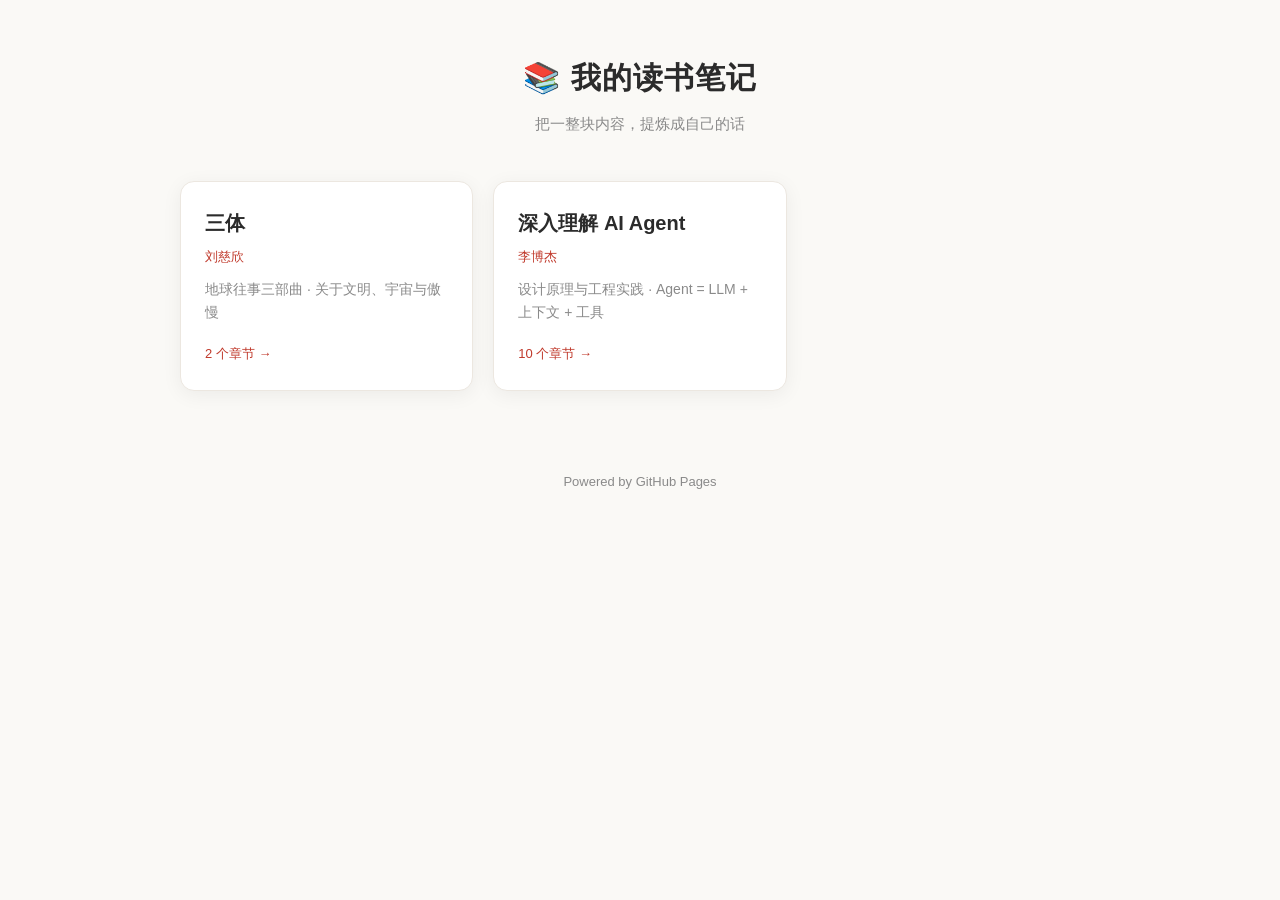
<file: index.html>
<!DOCTYPE html>
<html lang="zh-CN">
<head>
  <meta charset="UTF-8">
  <meta name="viewport" content="width=device-width, initial-scale=1.0">
  <title>我的读书笔记</title>
  <link rel="stylesheet" href="css/style.css">
</head>
<body>
  <header class="site-header">
    <h1>📚 我的读书笔记</h1>
    <p class="subtitle">把一整块内容，提炼成自己的话</p>
  </header>
  <main class="container">
    <div id="bookList" class="book-grid"></div>
  </main>
  <footer class="site-footer">Powered by GitHub Pages</footer>
  <script src="js/main.js"></script>
  <script>initBookList();</script>
</body>
</html>
</file>
<file: css/style.css>
* { margin: 0; padding: 0; box-sizing: border-box; }

:root {
  --bg: #faf9f6;
  --card-bg: #ffffff;
  --text: #2b2b2b;
  --muted: #8a8a8a;
  --accent: #c0392b;
  --border: #ece7e0;
  --shadow: 0 4px 20px rgba(0, 0, 0, 0.06);
}

body {
  font-family: "PingFang SC", "Microsoft YaHei", "Noto Sans SC", sans-serif;
  background: var(--bg);
  color: var(--text);
  line-height: 1.7;
}

.site-header { text-align: center; padding: 52px 20px 20px; }
.site-header h1 { font-size: 30px; letter-spacing: 1px; }
.subtitle { color: var(--muted); margin-top: 8px; font-size: 15px; }
.back-link { display: inline-block; color: var(--muted); text-decoration: none; font-size: 14px; margin-bottom: 14px; }
.back-link:hover { color: var(--accent); }
.hint { color: var(--muted); font-size: 13px; margin-top: 10px; }

.container { max-width: 960px; margin: 0 auto; padding: 24px 20px 80px; }
.site-footer { text-align: center; color: var(--muted); font-size: 13px; padding-bottom: 40px; }

/* 首页书籍卡片 */
.book-grid { display: grid; grid-template-columns: repeat(auto-fill, minmax(260px, 1fr)); gap: 20px; }
.book-card {
  background: var(--card-bg); border: 1px solid var(--border); border-radius: 14px;
  padding: 24px; text-decoration: none; color: inherit;
  box-shadow: var(--shadow); transition: transform 0.2s, box-shadow 0.2s;
}
.book-card:hover { transform: translateY(-4px); box-shadow: 0 10px 30px rgba(0, 0, 0, 0.1); }
.book-card h2 { font-size: 20px; margin-bottom: 6px; }
.book-author { color: var(--accent); font-size: 13px; margin-bottom: 10px; }
.book-desc { color: var(--muted); font-size: 14px; min-height: 42px; margin-bottom: 14px; }
.book-meta { font-size: 13px; color: var(--accent); }

/* 章节列表 */
.chapter-list { max-width: 640px; margin: 0 auto; }
.chapter-item {
  display: flex; align-items: center; gap: 16px;
  background: var(--card-bg); border: 1px solid var(--border); border-radius: 12px;
  padding: 18px 20px; margin-bottom: 12px; text-decoration: none; color: inherit;
  transition: border-color 0.2s, transform 0.2s;
}
.chapter-item:hover { border-color: var(--accent); transform: translateX(4px); }
.chapter-index { color: var(--accent); font-weight: 600; }
.chapter-name { font-size: 16px; }

/* 句子列表 */
.note-list { max-width: 700px; margin: 0 auto; }
.note { margin-bottom: 18px; }
.note-quote {
  display: inline; padding: 3px 8px; border-radius: 6px; cursor: pointer;
  background: #fdf0ec; border-bottom: 2px dashed var(--accent);
  font-size: 17px; transition: background 0.2s;
}
.note-quote:hover { background: #fbe3dc; }

/* 悬停详情卡片 */
.detail-card {
  position: fixed; z-index: 999; max-width: 420px; max-height: 70vh; overflow-y: auto;
  background: #fff; border: 1px solid var(--border); border-radius: 12px;
  box-shadow: 0 12px 40px rgba(0, 0, 0, 0.16); padding: 16px 18px;
  pointer-events: none; font-size: 14px;
}
.detail-card p { margin-bottom: 8px; }
.detail-card p:last-child { margin-bottom: 0; }
.detail-card ul, .detail-card ol { margin: 6px 0 8px 20px; }
.detail-card h1, .detail-card h2, .detail-card h3 { font-size: 15px; margin: 8px 0 4px; }
.detail-card code { background: #f4f4f4; padding: 2px 5px; border-radius: 4px; font-size: 13px; }
.detail-card blockquote { border-left: 3px solid var(--accent); padding-left: 10px; color: var(--muted); margin: 6px 0; }

.error { color: var(--accent); text-align: center; padding: 40px 0; }
.empty { color: var(--muted); text-align: center; padding: 40px 0; }
</file>
